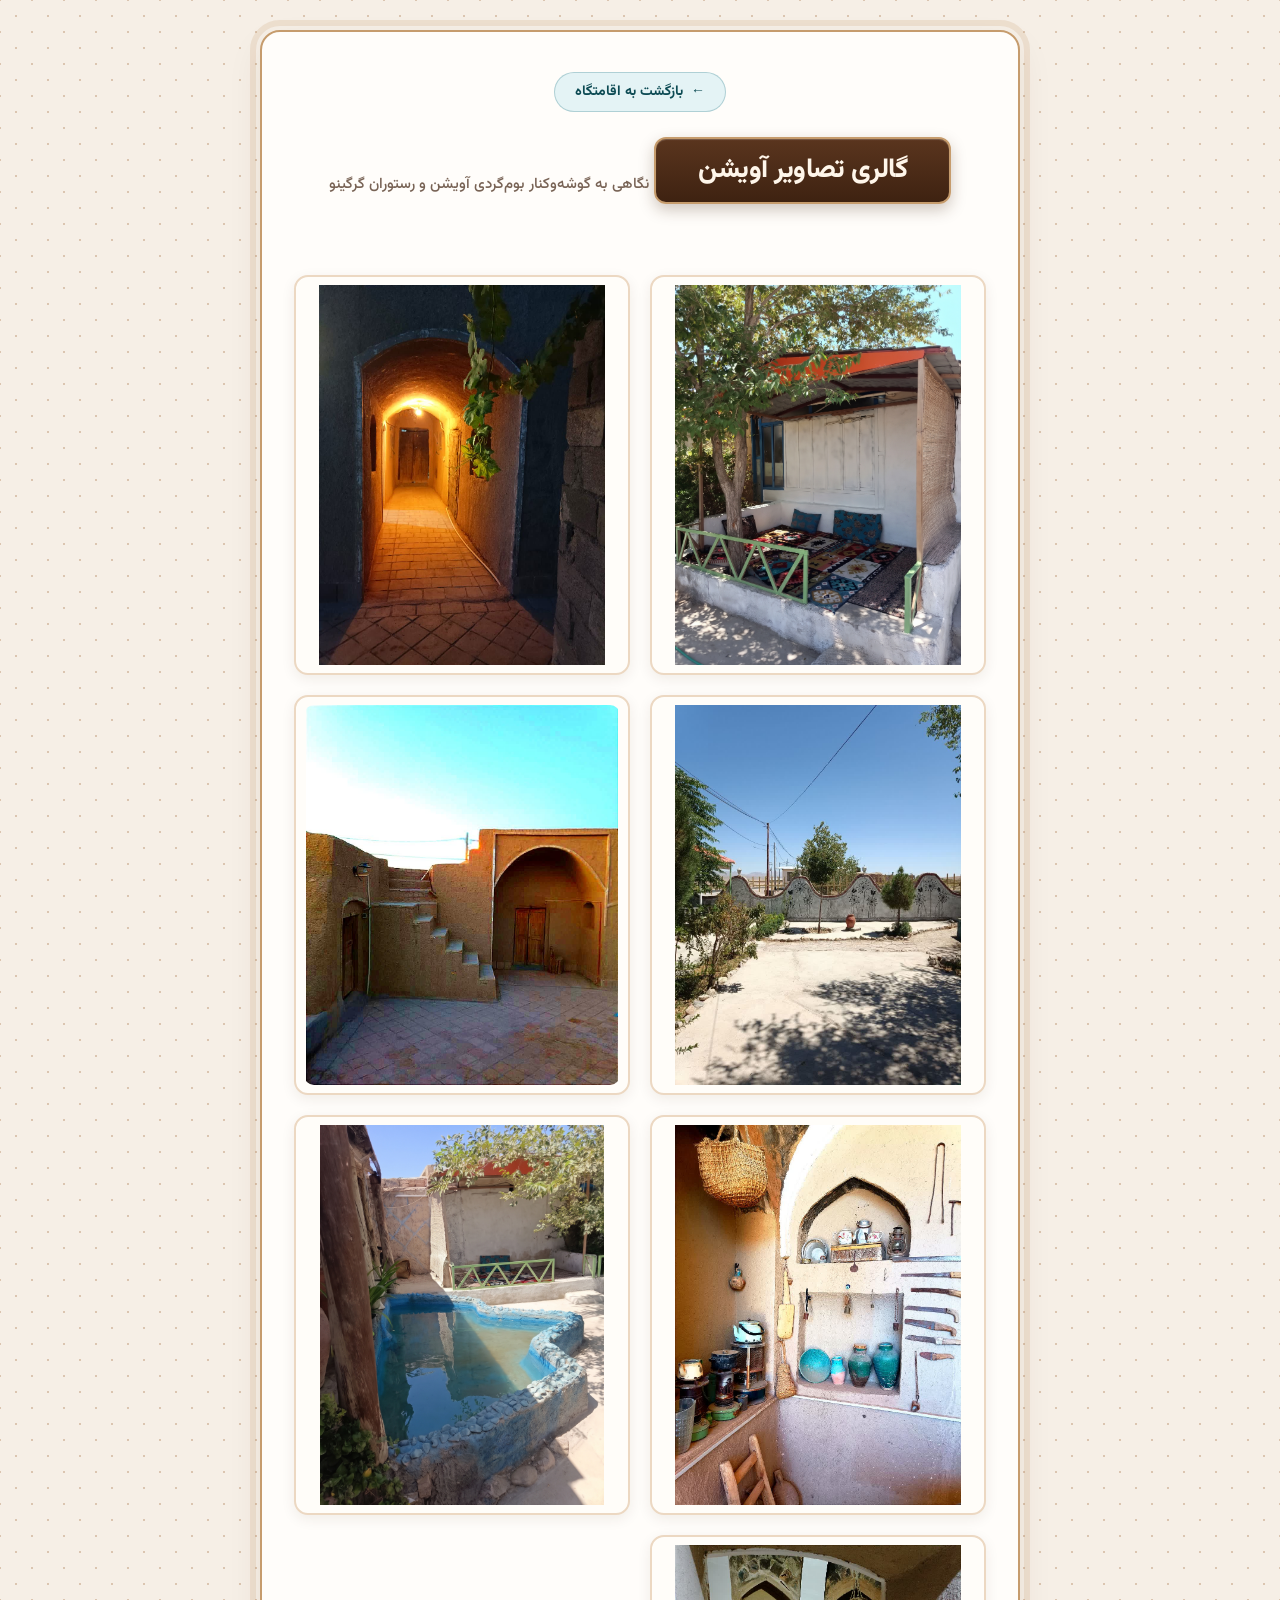
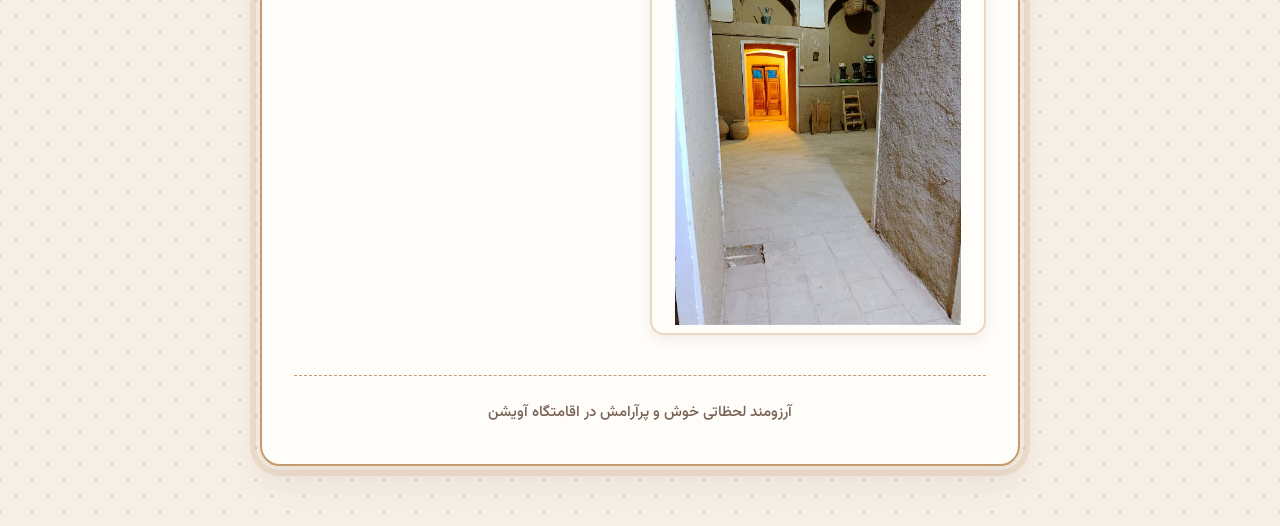
<file: gallery.html>
<!DOCTYPE html>
<html lang="fa" dir="rtl">
<head>
    <meta charset="UTF-8">
    <meta name="viewport" content="width=device-width, initial-scale=1.0">
    <title>گالری تصاویر - اقامتگاه بومگردی آویشن</title>
    <link rel="preconnect" href="https://fonts.googleapis.com">
    <link rel="preconnect" href="https://fonts.gstatic.com" crossorigin>
    <link href="https://fonts.googleapis.com/css2?family=Vazirmatn:wght@400;500;700;800&display=swap" rel="stylesheet">
    <link rel="stylesheet" href="css/style.css">
    <style>
        .gallery-grid {
            display: grid;
            grid-template-columns: repeat(auto-fit, minmax(280px, 1fr));
            gap: 20px;
            margin-top: 25px;
            margin-bottom: 30px;
        }

        .gallery-card {
            background: #fffdf9;
            border: 2px solid #ecd8c2;
            border-radius: 14px;
            overflow: hidden;
            box-shadow: 0 4px 14px rgba(62, 34, 17, 0.08);
            display: flex;
            align-items: center;
            justify-content: center;
            padding: 8px;
            transition: all 0.3s ease;
        }

        .gallery-card:hover {
            transform: translateY(-4px);
            border-color: #c69c6d;
            box-shadow: 0 8px 22px rgba(62, 34, 17, 0.15);
        }

        .gallery-card img {
            width: 100%;
            height: auto;
            max-height: 380px;
            object-fit: contain;
            display: block;
            border-radius: 10px;
        }
    </style>
</head>
<body class="menu-body">

    <main class="menu-card-wrapper">
        <nav class="top-nav">
            <a href="index.html" class="back-btn">
                <span>←</span>
                <span>بازگشت به اقامتگاه</span>
            </a>
        </nav>

        <header class="header-content">
            <div class="plaque-badge">
                <h1>گالری تصاویر آویشن</h1>
            </div>
            <div class="host-contact">
                <span class="host-label">نگاهی به گوشه‌وکنار بوم‌گردی  آویشن و رستوران گرگینو</span>
            </div>
        </header>

        <!-- گالری تصاویر جدید -->
        <div class="gallery-grid">
            <div class="gallery-card">
                <img src="fas.jpg" alt="تصویر اقامتگاه">
            </div>

            <div class="gallery-card">
                <img src="light.jpg" alt="تصویر اقامتگاه">
            </div>

            <div class="gallery-card">
                <img src="oli.jpg" alt="تصویر اقامتگاه">
            </div>

            <div class="gallery-card">
                <img src="req.jpg" alt="تصویر اقامتگاه">
            </div>

            <div class="gallery-card">
                <img src="taq.jpg" alt="تصویر اقامتگاه">
            </div>

            <div class="gallery-card">
                <img src="tas.jpg" alt="تصویر اقامتگاه">
            </div>

            <div class="gallery-card">
                <img src="toii.jpg" alt="تصویر اقامتگاه">
            </div>
        </div>

        <footer class="menu-footer">
            <p class="blessing-text">آرزومند لحظاتی خوش و پرآرامش در اقامتگاه آویشن</p>
        </footer>
    </main>

</body>
</html>
</file>
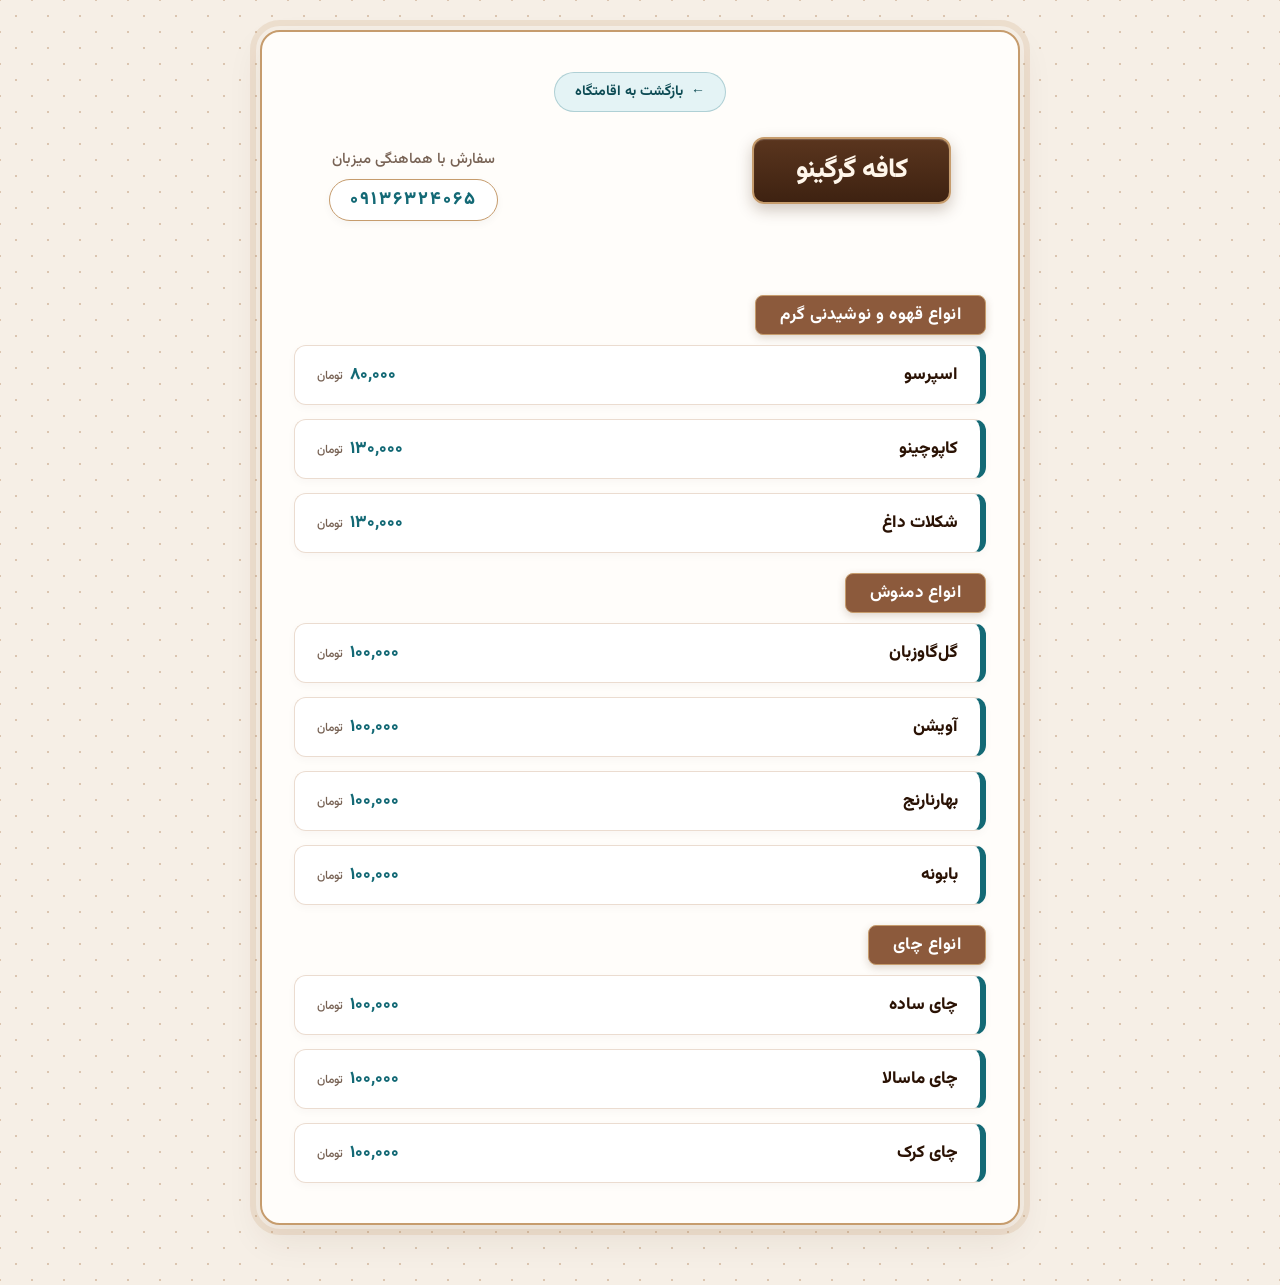
<file: menu-cafe.html>
<!DOCTYPE html>
<html lang="fa" dir="rtl">
<head>
    <meta charset="UTF-8">
    <meta name="viewport" content="width=device-width, initial-scale=1.0">
    <title>منوی کافه گرگینو - بومگردی آویشن</title>
    <link rel="preconnect" href="https://fonts.googleapis.com">
    <link rel="preconnect" href="https://fonts.gstatic.com" crossorigin>
    <link href="https://fonts.googleapis.com/css2?family=Vazirmatn:wght@400;500;700;800&display=swap" rel="stylesheet">
    <link rel="stylesheet" href="css/style.css">
</head>
<body class="menu-body">

    <main class="menu-card-wrapper">
        <nav class="top-nav">
            <a href="index.html" class="back-btn">
                <span>←</span>
                <span>بازگشت به اقامتگاه</span>
            </a>
        </nav>

        <header class="header-content">
            <div class="plaque-badge">
                <h1>کافه گرگینو</h1>
            </div>

            <div class="host-contact">
                <span class="host-label">سفارش با هماهنگی میزبان</span>
                <a href="tel:09136324065" class="phone-badge">۰۹۱۳۶۳۲۴۰۶۵</a>
            </div>
        </header>
        <div class="category-header">
            <div class="category-badge-frame">
                <h2>انواع قهوه و نوشیدنی گرم</h2>
            </div>
            <div class="category-line"></div>
        </div>

        <div class="food-list">
            <div class="food-rect-card">
                <div class="food-details">
                    <h3 class="food-title">اسپرسو</h3>
                </div>
                <div class="food-price-wrapper">
                    <span class="price-text">۸۰,۰۰۰</span>
                    <span class="price-currency">تومان</span>
                </div>
            </div>

            <div class="food-rect-card">
                <div class="food-details">
                    <h3 class="food-title">کاپوچینو</h3>
                </div>
                <div class="food-price-wrapper">
                    <span class="price-text">۱۳۰,۰۰۰</span>
                    <span class="price-currency">تومان</span>
                </div>
            </div>

            <div class="food-rect-card">
                <div class="food-details">
                    <h3 class="food-title">شکلات داغ</h3>
                </div>
                <div class="food-price-wrapper">
                    <span class="price-text">۱۳۰,۰۰۰</span>
                    <span class="price-currency">تومان</span>
                </div>
            </div>
        </div>
        <div class="category-header">
            <div class="category-badge-frame">
                <h2>انواع دمنوش</h2>
            </div>
            <div class="category-line"></div>
        </div>

        <div class="food-list">
            <div class="food-rect-card">
                <div class="food-details">
                    <h3 class="food-title">گل‌گاوزبان</h3>
                </div>
                <div class="food-price-wrapper">
                    <span class="price-text">۱۰۰,۰۰۰</span>
                    <span class="price-currency">تومان</span>
                </div>
            </div>

            <div class="food-rect-card">
                <div class="food-details">
                    <h3 class="food-title">آویشن</h3>
                </div>
                <div class="food-price-wrapper">
                    <span class="price-text">۱۰۰,۰۰۰</span>
                    <span class="price-currency">تومان</span>
                </div>
            </div>

            <div class="food-rect-card">
                <div class="food-details">
                    <h3 class="food-title">بهارنارنج</h3>
                </div>
                <div class="food-price-wrapper">
                    <span class="price-text">۱۰۰,۰۰۰</span>
                    <span class="price-currency">تومان</span>
                </div>
            </div>

            <div class="food-rect-card">
                <div class="food-details">
                    <h3 class="food-title">بابونه</h3>
                </div>
                <div class="food-price-wrapper">
                    <span class="price-text">۱۰۰,۰۰۰</span>
                    <span class="price-currency">تومان</span>
                </div>
            </div>
        </div>
        <div class="category-header">
            <div class="category-badge-frame">
                <h2>انواع چای</h2>
            </div>
            <div class="category-line"></div>
        </div>

        <div class="food-list">
            <div class="food-rect-card">
                <div class="food-details">
                    <h3 class="food-title">چای ساده</h3>
                </div>
                <div class="food-price-wrapper">
                    <span class="price-text">۱۰۰,۰۰۰</span>
                    <span class="price-currency">تومان</span>
                </div>
            </div>

            <div class="food-rect-card">
                <div class="food-details">
                    <h3 class="food-title">چای ماسالا</h3>
                </div>
                <div class="food-price-wrapper">
                    <span class="price-text">۱۰۰,۰۰۰</span>
                    <span class="price-currency">تومان</span>
                </div>
            </div>

            <div class="food-rect-card">
                <div class="food-details">
                    <h3 class="food-title">چای کرک</h3>
                </div>
                <div class="food-price-wrapper">
                    <span class="price-text">۱۰۰,۰۰۰</span>
                    <span class="price-currency">تومان</span>
                </div>
            </div>
        </div>

    </main>

</body>
</html>
</file>
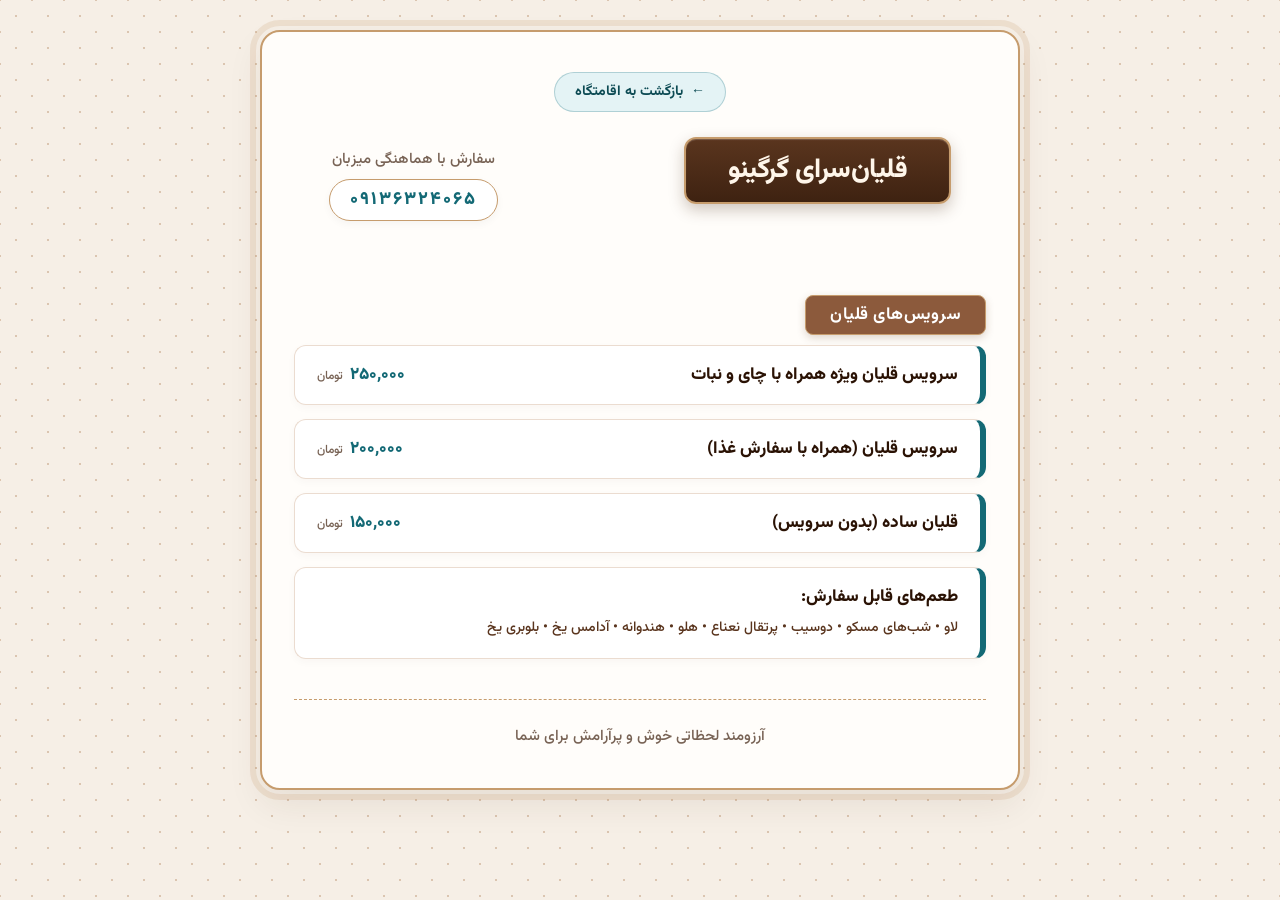
<file: menu-hookah.html>
<!DOCTYPE html>
<html lang="fa" dir="rtl">
<head>
    <meta charset="UTF-8">
    <meta name="viewport" content="width=device-width, initial-scale=1.0">
    <title>منوی قلیان‌سرا - بومگردی آویشن</title>
    <link rel="preconnect" href="https://fonts.googleapis.com">
    <link rel="preconnect" href="https://fonts.gstatic.com" crossorigin>
    <link href="https://fonts.googleapis.com/css2?family=Vazirmatn:wght@400;500;700;800&display=swap" rel="stylesheet">
    <link rel="stylesheet" href="css/style.css">
</head>
<body class="menu-body">

    <main class="menu-card-wrapper">
        <nav class="top-nav">
            <a href="index.html" class="back-btn">
                <span>←</span>
                <span>بازگشت به اقامتگاه</span>
            </a>
        </nav>

        <header class="header-content">
            <div class="plaque-badge">
                <h1>قلیان‌سرای گرگینو</h1>
            </div>

            <div class="host-contact">
                <span class="host-label">سفارش با هماهنگی میزبان</span>
                <a href="tel:09136324065" class="phone-badge">۰۹۱۳۶۳۲۴۰۶۵</a>
            </div>
        </header>
        <div class="category-header">
            <div class="category-badge-frame">
                <h2>سرویس‌های قلیان</h2>
            </div>
            <div class="category-line"></div>
        </div>

        <div class="food-list">
            <div class="food-rect-card">
                <div class="food-details">
                    <h3 class="food-title">سرویس قلیان ویژه همراه با چای و نبات</h3>
                </div>
                <div class="food-price-wrapper">
                    <span class="price-text">۲۵۰,۰۰۰</span>
                    <span class="price-currency">تومان</span>
                </div>
            </div>

            <div class="food-rect-card">
                <div class="food-details">
                    <h3 class="food-title">سرویس قلیان (همراه با سفارش غذا)</h3>
                </div>
                <div class="food-price-wrapper">
                    <span class="price-text">۲۰۰,۰۰۰</span>
                    <span class="price-currency">تومان</span>
                </div>
            </div>

            <div class="food-rect-card">
                <div class="food-details">
                    <h3 class="food-title">قلیان ساده (بدون سرویس)</h3>
                </div>
                <div class="food-price-wrapper">
                    <span class="price-text">۱۵۰,۰۰۰</span>
                    <span class="price-currency">تومان</span>
                </div>
            </div>
            <div class="food-rect-card" style="flex-direction: column; align-items: flex-start; gap: 10px;">
                <div class="food-details">
                    <h3 class="food-title">طعم‌های قابل سفارش:</h3>
                    <p class="food-desc" style="font-size: 14px; line-height: 2; color: #5a351e; font-weight: 500;">
                        لاو • شب‌های مسکو • دوسیب • پرتقال نعناع • هلو • هندوانه • آدامس یخ • بلوبری یخ
                    </p>
                </div>
            </div>
        </div>

        <footer class="menu-footer">
            <p class="blessing-text">آرزومند لحظاتی خوش و پرآرامش برای شما</p>
        </footer>
    </main>

</body>
</html>
</file>
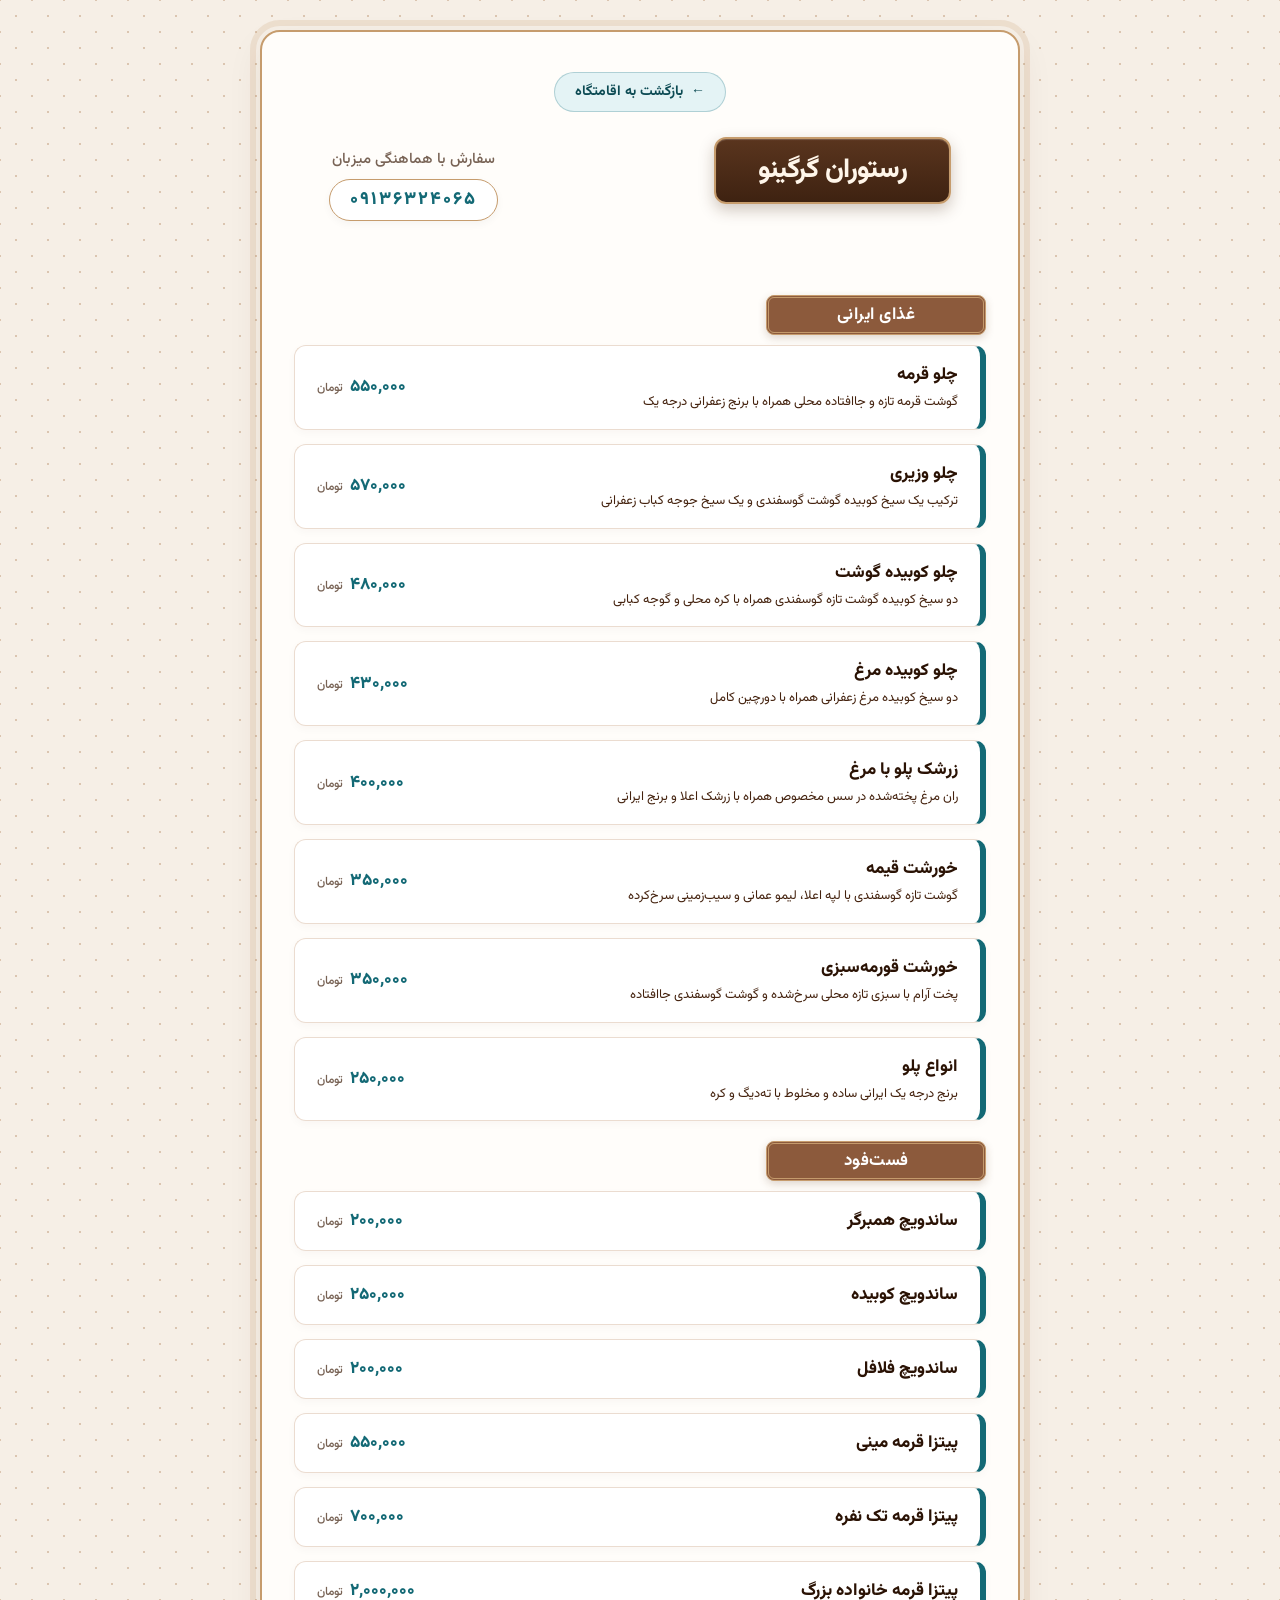
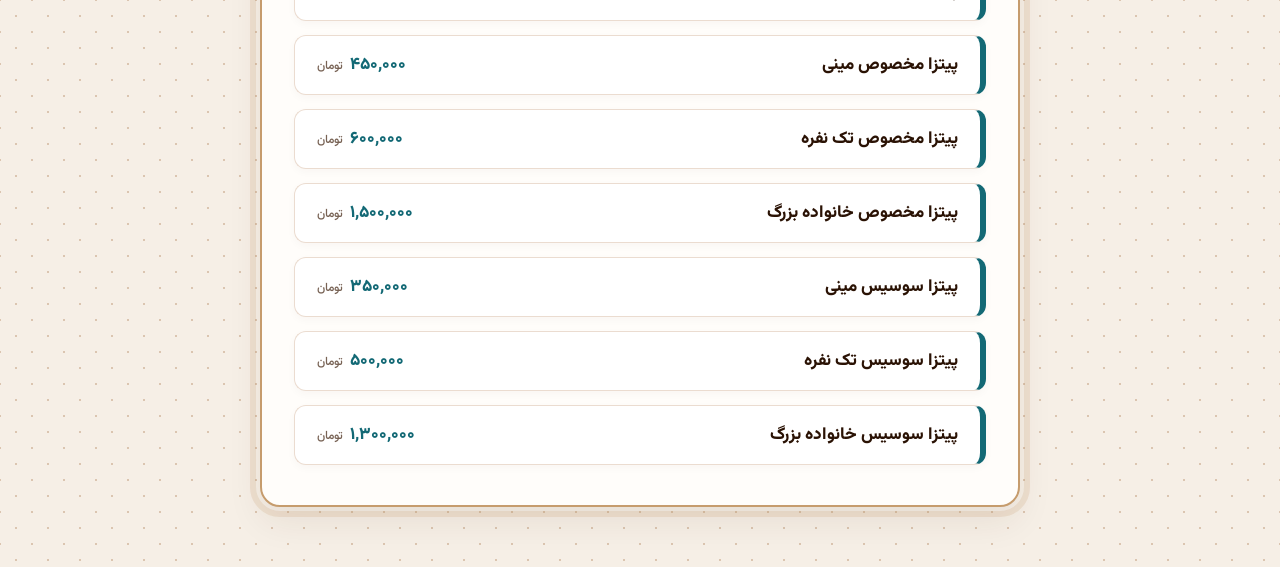
<file: menu-restaurant.html>
<!DOCTYPE html>
<html lang="fa" dir="rtl">
<head>
    <meta charset="UTF-8">
    <meta name="viewport" content="width=device-width, initial-scale=1.0">
    <title>منوی رستوران گرگینو - بومگردی آویشن</title>
    <link rel="preconnect" href="https://fonts.googleapis.com">
    <link rel="preconnect" href="https://fonts.gstatic.com" crossorigin>
    <link href="https://fonts.googleapis.com/css2?family=Vazirmatn:wght@400;500;700;800&display=swap" rel="stylesheet">
    <link rel="stylesheet" href="css/style.css">
</head>
<body class="menu-body">

    <main class="menu-card-wrapper">
        <nav class="top-nav">
            <a href="index.html" class="back-btn">
                <span>←</span>
                <span>بازگشت به اقامتگاه</span>
            </a>
        </nav>

        <header class="header-content">
            <div class="plaque-badge">
                <h1>رستوران گرگینو</h1>
            </div>

            <div class="host-contact">
                <span class="host-label">سفارش با هماهنگی میزبان</span>
                <a href="tel:09136324065" class="phone-badge">۰۹۱۳۶۳۲۴۰۶۵</a>
            </div>
        </header>
        <div class="category-header">
            <div class="antique-title-badge category-badge-frame">
                <h2>غذای ایرانی</h2>
            </div>
            <div class="category-line"></div>
        </div>

        <div class="food-list">
            <div class="food-rect-card">
                <div class="food-details">
                    <h3 class="food-title">چلو قرمه</h3>
                    <p class="food-desc">گوشت قرمه تازه و جاافتاده محلی همراه با برنج زعفرانی درجه یک</p>
                </div>
                <div class="food-price-wrapper">
                    <span class="price-text">۵۵۰,۰۰۰</span>
                    <span class="price-currency">تومان</span>
                </div>
            </div>

            <div class="food-rect-card">
                <div class="food-details">
                    <h3 class="food-title">چلو وزیری</h3>
                    <p class="food-desc">ترکیب یک سیخ کوبیده گوشت گوسفندی و یک سیخ جوجه کباب زعفرانی</p>
                </div>
                <div class="food-price-wrapper">
                    <span class="price-text">۵۷۰,۰۰۰</span>
                    <span class="price-currency">تومان</span>
                </div>
            </div>

            <div class="food-rect-card">
                <div class="food-details">
                    <h3 class="food-title">چلو کوبیده گوشت</h3>
                    <p class="food-desc">دو سیخ کوبیده گوشت تازه گوسفندی همراه با کره محلی و گوجه کبابی</p>
                </div>
                <div class="food-price-wrapper">
                    <span class="price-text">۴۸۰,۰۰۰</span>
                    <span class="price-currency">تومان</span>
                </div>
            </div>

            <div class="food-rect-card">
                <div class="food-details">
                    <h3 class="food-title">چلو کوبیده مرغ</h3>
                    <p class="food-desc">دو سیخ کوبیده مرغ زعفرانی همراه با دورچین کامل</p>
                </div>
                <div class="food-price-wrapper">
                    <span class="price-text">۴۳۰,۰۰۰</span>
                    <span class="price-currency">تومان</span>
                </div>
            </div>

            <div class="food-rect-card">
                <div class="food-details">
                    <h3 class="food-title">زرشک پلو با مرغ</h3>
                    <p class="food-desc">ران مرغ پخته‌شده در سس مخصوص همراه با زرشک اعلا و برنج ایرانی</p>
                </div>
                <div class="food-price-wrapper">
                    <span class="price-text">۴۰۰,۰۰۰</span>
                    <span class="price-currency">تومان</span>
                </div>
            </div>

            <div class="food-rect-card">
                <div class="food-details">
                    <h3 class="food-title">خورشت قیمه</h3>
                    <p class="food-desc">گوشت تازه گوسفندی با لپه اعلا، لیمو عمانی و سیب‌زمینی سرخ‌کرده</p>
                </div>
                <div class="food-price-wrapper">
                    <span class="price-text">۳۵۰,۰۰۰</span>
                    <span class="price-currency">تومان</span>
                </div>
            </div>

            <div class="food-rect-card">
                <div class="food-details">
                    <h3 class="food-title">خورشت قورمه‌سبزی</h3>
                    <p class="food-desc">پخت آرام با سبزی تازه محلی سرخ‌شده و گوشت گوسفندی جاافتاده</p>
                </div>
                <div class="food-price-wrapper">
                    <span class="price-text">۳۵۰,۰۰۰</span>
                    <span class="price-currency">تومان</span>
                </div>
            </div>

            <div class="food-rect-card">
                <div class="food-details">
                    <h3 class="food-title">انواع پلو</h3>
                    <p class="food-desc">برنج درجه یک ایرانی ساده و مخلوط با ته‌دیگ و کره</p>
                </div>
                <div class="food-price-wrapper">
                    <span class="price-text">۲۵۰,۰۰۰</span>
                    <span class="price-currency">تومان</span>
                </div>
            </div>
        </div>
        <div class="category-header">
            <div class="antique-title-badge category-badge-frame">
                <h2>فست‌فود</h2>
            </div>
            <div class="category-line"></div>
        </div>

        <div class="food-list">
            <div class="food-rect-card">
                <div class="food-details">
                    <h3 class="food-title">ساندویچ همبرگر</h3>
                </div>
                <div class="food-price-wrapper">
                    <span class="price-text">۲۰۰,۰۰۰</span>
                    <span class="price-currency">تومان</span>
                </div>
            </div>

            <div class="food-rect-card">
                <div class="food-details">
                    <h3 class="food-title">ساندویچ کوبیده</h3>
                </div>
                <div class="food-price-wrapper">
                    <span class="price-text">۲۵۰,۰۰۰</span>
                    <span class="price-currency">تومان</span>
                </div>
            </div>

            <div class="food-rect-card">
                <div class="food-details">
                    <h3 class="food-title">ساندویچ فلافل</h3>
                </div>
                <div class="food-price-wrapper">
                    <span class="price-text">۲۰۰,۰۰۰</span>
                    <span class="price-currency">تومان</span>
                </div>
            </div>

            <div class="food-rect-card">
                <div class="food-details">
                    <h3 class="food-title">پیتزا قرمه مینی</h3>
                </div>
                <div class="food-price-wrapper">
                    <span class="price-text">۵۵۰,۰۰۰</span>
                    <span class="price-currency">تومان</span>
                </div>
            </div>

            <div class="food-rect-card">
                <div class="food-details">
                    <h3 class="food-title">پیتزا قرمه تک نفره</h3>
                </div>
                <div class="food-price-wrapper">
                    <span class="price-text">۷۰۰,۰۰۰</span>
                    <span class="price-currency">تومان</span>
                </div>
            </div>

            <div class="food-rect-card">
                <div class="food-details">
                    <h3 class="food-title">پیتزا قرمه خانواده بزرگ</h3>
                </div>
                <div class="food-price-wrapper">
                    <span class="price-text">۲,۰۰۰,۰۰۰</span>
                     <span class="price-currency">تومان</span>
                </div>
            </div>

            <div class="food-rect-card">
                <div class="food-details">
                    <h3 class="food-title">پیتزا مخصوص مینی</h3>
                </div>
                <div class="food-price-wrapper">
                    <span class="price-text">۴۵۰,۰۰۰</span>
                    <span class="price-currency">تومان</span>
                </div>
            </div>

            <div class="food-rect-card">
                <div class="food-details">
                    <h3 class="food-title">پیتزا مخصوص تک نفره</h3>
                </div>
                <div class="food-price-wrapper">
                    <span class="price-text">۶۰۰,۰۰۰</span>
                    <span class="price-currency">تومان</span>
                </div>
            </div>

            <div class="food-rect-card">
                <div class="food-details">
                    <h3 class="food-title">پیتزا مخصوص خانواده بزرگ</h3>
                </div>
                <div class="food-price-wrapper">
                    <span class="price-text">۱,۵۰۰,۰۰۰</span>
                    <span class="price-currency">تومان</span>
                </div>
            </div>

            <div class="food-rect-card">
                <div class="food-details">
                    <h3 class="food-title">پیتزا سوسیس مینی</h3>
                </div>
                <div class="food-price-wrapper">
                    <span class="price-text">۳۵۰,۰۰۰</span>
                    <span class="price-currency">تومان</span>
                </div>
            </div>

            <div class="food-rect-card">
                <div class="food-details">
                    <h3 class="food-title">پیتزا سوسیس تک‌ نفره</h3>
                </div>
                <div class="food-price-wrapper">
                    <span class="price-text">۵۰۰,۰۰۰</span>
                    <span class="price-currency">تومان</span>
                </div>
            </div>

            <div class="food-rect-card">
                <div class="food-details">
                    <h3 class="food-title">پیتزا سوسیس خانواده بزرگ</h3>
                </div>
                <div class="food-price-wrapper">
                    <span class="price-text">۱,۳۰۰,۰۰۰</span>
                     <span class="price-currency">تومان</span>
                </div>
            </div>
        </div>
    </main>

</body>
</html>
</file>
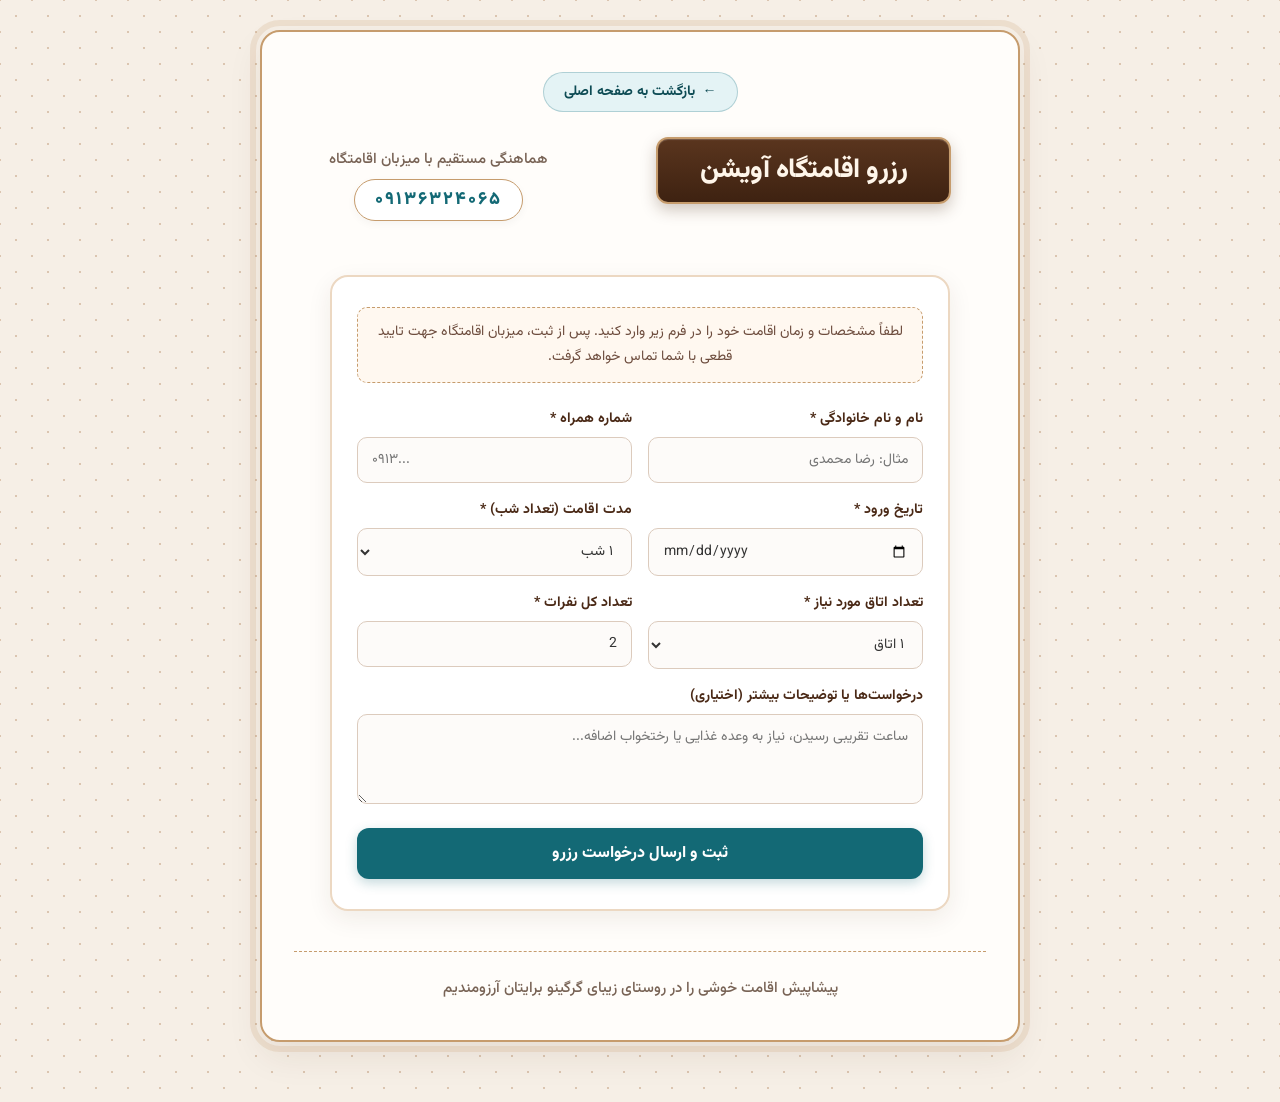
<file: reserve.html>
<!DOCTYPE html>
<html lang="fa" dir="rtl">
<head>
    <meta charset="UTF-8">
    <meta name="viewport" content="width=device-width, initial-scale=1.0">
    <title>درخواست رزرو اقامتگاه - بومگردی آویشن</title>
    <link rel="preconnect" href="https://fonts.googleapis.com">
    <link rel="preconnect" href="https://fonts.gstatic.com" crossorigin>
    <link href="https://fonts.googleapis.com/css2?family=Vazirmatn:wght@400;500;700;800&display=swap" rel="stylesheet">
    <link rel="stylesheet" href="css/style.css">
</head>
<body class="menu-body">

    <main class="menu-card-wrapper">
        <nav class="top-nav">
            <a href="index.html" class="back-btn">
                <span>←</span>
                <span>بازگشت به صفحه اصلی</span>
            </a>
        </nav>

        <header class="header-content">
            <div class="plaque-badge">
                <h1>رزرو اقامتگاه آویشن</h1>
            </div>
            <div class="host-contact">
                <span class="host-label">هماهنگی مستقیم با میزبان اقامتگاه</span>
                <a href="tel:09136324065" class="phone-badge">۰۹۱۳۶۳۲۴۰۶۵</a>
            </div>
        </header>

        <div class="reserve-box">
            <p class="reserve-intro">
                لطفاً مشخصات و زمان اقامت خود را در فرم زیر وارد کنید. پس از ثبت، میزبان اقامتگاه جهت تایید قطعی با شما تماس خواهد گرفت.
            </p>

            <form action="save_reservation.php" method="POST" class="reserve-form">
                <div class="form-grid">
                    <div>
                        <label for="fullname">نام و نام خانوادگی *</label>
                        <input type="text" id="fullname" name="fullname" required placeholder="مثال: رضا محمدی">
                    </div>

                    <div>
                        <label for="phone">شماره همراه *</label>
                        <input type="tel" id="phone" name="phone" required placeholder="۰۹۱۳..." dir="ltr">
                    </div>

                    <div>
                        <label for="check_in">تاریخ ورود *</label>
                        <input type="date" id="check_in" name="check_in" required>
                    </div>

                    <div>
                        <label for="stay_duration">مدت اقامت (تعداد شب) *</label>
                        <select id="stay_duration" name="stay_duration">
                            <option value="1">۱ شب</option>
                            <option value="2">۲ شب</option>
                            <option value="3">۳ شب</option>
                            <option value="4">۴ شب</option>
                            <option value="5_plus">۵ شب یا بیشتر</option>
                        </select>
                    </div>

                    <div>
                        <label for="room_count">تعداد اتاق مورد نیاز *</label>
                        <select id="room_count" name="room_count">
                            <option value="1">۱ اتاق</option>
                            <option value="2">۲ اتاق</option>
                            <option value="3">۳ اتاق</option>
                            <option value="all">دربست کامل اقامتگاه</option>
                        </select>
                    </div>

                    <div>
                        <label for="guests_count">تعداد کل نفرات *</label>
                        <input type="number" id="guests_count" name="guests_count" min="1" max="30" value="2" required>
                    </div>

                    <div class="form-group-full">
                        <label for="notes">درخواست‌ها یا توضیحات بیشتر (اختیاری)</label>
                        <textarea id="notes" name="notes" rows="3" placeholder="ساعت تقریبی رسیدن، نیاز به وعده غذایی یا رختخواب اضافه..."></textarea>
                    </div>
                </div>

                <button type="submit" class="submit-reserve-btn">ثبت و ارسال درخواست رزرو</button>
            </form>
        </div>

        <footer class="menu-footer">
            <p class="blessing-text">پیشاپیش اقامت خوشی را در روستای زیبای گرگینو برایتان آرزومندیم</p>
        </footer>
    </main>

</body>
</html>
</file>
<file: css/style.css>
body {
    min-height: 100vh;
    margin: 0;
    padding: 0;
    font-family: 'IranNastaliq', Tahoma, sans-serif;
    background-color: #f5ece1;
    background-image: 
        linear-gradient(rgba(245, 236, 225, 0.87), rgba(245, 236, 225, 0.87)),
        url('../bak.jpg'); 
    background-repeat: repeat;
    background-size: 380px;
}
* {
    box-sizing: border-box;
    margin: 0;
    padding: 0;
}
body {
    min-height: 100vh;
    font-family: Tahoma, 'Segoe UI', sans-serif;
    background-color: #f7ede2;
   
}
.site-header {
    width: 100%;
    padding-top: 25px;
}
.header-content {
    display: flex;
    justify-content: space-between;
    align-items: center;
    max-width: 1200px;
    margin: 0 auto;
    padding: 0 35px 18px 35px;
}
.brand-title {
    display: flex;
    flex-direction: column;
    text-align: right;
    gap: 14px;
}
.brand-title h1 {
    font-family: 'IranNastaliq', 'Noto Nastaliq Urdu', 'Nastaliq', serif;
    font-size: 34px;
    font-weight: 900;
    color: #431d10;
    line-height: 1.2;
}
.brand-title .sub-brand {
    font-family: 'IranNastaliq', 'Noto Nastaliq Urdu', 'Nastaliq', serif;
    font-size: 15px;
    font-weight: 600;
    color: #8b5e3c;
    letter-spacing: 0.5px;
}
.header-action {
    display: flex;
    align-items: center;
}
.btn-reserve {
    display: inline-block;
    text-decoration: none;
    background-color: #1f6b75; 
    color: #ffffff;
    font-size: 14px;
    font-weight: bold;
    padding: 9px 24px;
    border-radius: 25px;
    box-shadow: 0 4px 12px rgba(31, 107, 117, 0.25);
    transition: all 0.25s ease;
}
.btn-reserve:hover {
    background-color: #164f57;
    transform: translateY(-2px);
    box-shadow: 0 6px 16px rgba(31, 107, 117, 0.35);
}
.header-divider {
    width: 92%;
    max-width: 1200px;
    height: 1.5px;
    margin: 0 auto;
    background: linear-gradient(
        90deg,
        transparent 0%,
        rgba(139, 94, 60, 0.2) 15%,
        #8b5e3c 50%,
        rgba(139, 94, 60, 0.2) 85%,
        transparent 100%
    );
}
@media (max-width: 600px) {
    .header-content {
        padding: 0 20px 14px 20px;
    }
    .brand-title h1 {
        font-size: 20px;
    }
    .brand-title .sub-brand {
        font-size: 13px;
    }
    .btn-reserve {
        padding: 7px 18px;
        font-size: 13px;
    }
}
.btn-reserve.tile-badge {
    position: relative;
    display: inline-flex;
    align-items: center;
    justify-content: center;
    text-decoration: none;
    padding: 8px 24px;
    border-radius: 12px;
    background-color: #175e67;
    background-image: 
        radial-gradient(circle at 50% 50%, rgba(255, 255, 255, 0.12) 1px, transparent 1px),
        url("data:image/svg+xml,%3Csvg width='24' height='24' viewBox='0 0 24 24' xmlns='http://www.w3.org/2000/svg'%3E%3Cpath d='M12 0L24 12L12 24L0 12Z' fill='none' stroke='%2338b2ac' stroke-width='0.6' stroke-opacity='0.35'/%3E%3Ccircle cx='12' cy='12' r='3' fill='none' stroke='%23ecc94b' stroke-width='0.5' stroke-opacity='0.3'/%3E%3C/svg%3E");
    background-size: 8px 8px, 18px 18px;
    border: 2px solid #23828d;
    outline: 2px solid #c89d58; 
    outline-offset: -5px;
    box-shadow: 
        0 4px 14px rgba(23, 94, 103, 0.35),
        inset 0 1px 2px rgba(255, 255, 255, 0.25);

    transition: all 0.3s ease;
    cursor: pointer;
}
.btn-reserve.tile-badge .btn-text {
    font-family: 'IranNastaliq', 'Noto Nastaliq Urdu', 'Nastaliq', serif;
    position: relative;
    align-items: center;
    justify-content: center;
    padding: 5px 10px;
    z-index: 2;
    color: #fdfbf7;
    font-size: 14px;
    font-weight: 800;
    letter-spacing: 0.3px;
    text-shadow: 0 1px 3px rgba(0, 0, 0, 0.4);
}
.btn-reserve.tile-badge:hover {
    transform: translateY(-2px);
    background-color: #1a6d77;
    border-color: #2eb4c4;
    outline-color: #e5b869;
    box-shadow: 
        0 8px 20px rgba(23, 94, 103, 0.45),
        inset 0 1px 4px rgba(255, 255, 255, 0.35);
}
.slogan-container {
    display: flex;
    align-items: center;
    justify-content: center;
    gap: 16px;
    max-width: 600px;
    margin: 35px auto 0 auto;
    padding: 0 20px;
}
.slogan-text {
    font-family: 'IranNastaliq', 'Noto Nastaliq Urdu', 'Nastaliq', serif;
    font-size: 24px;
    font-weight: normal;
    color: #5c3826;
    white-space: nowrap;
    line-height: 2;
    text-shadow: 0 1px 2px rgba(255, 255, 255, 0.6);
}
.fade-rule {
    flex: 1;
    height: 1px;
    background: linear-gradient(
        90deg,
        transparent 0%,
        #8b5e3c 50%,
        transparent 100%
    );
    opacity: 0.7;
}
.arch-card-wrapper {
    display: flex;
    justify-content: center;
    padding: 35px 20px 60px;
}
.persian-portal-card {
    width: 100%;
    max-width: 820px;
    background-color: #f5ece1;
    background-image: 
        linear-gradient(rgba(245, 236, 225, 0.95), rgba(245, 236, 225, 0.95)), 
        url('../thyme-pattern.png'); 
    background-size: cover, 320px;
    background-repeat: no-repeat, repeat;
    
    border: 3px solid #dfcfbc;
    border-radius: 18px;
    padding: 18px;
    box-shadow: 0 16px 40px rgba(92, 56, 38, 0.14);
    display: flex;
    flex-direction: column;
    gap: 16px;
    position: relative;
}
.brick-portal {
    position: relative;
    width: 100%;
    background-color: #a8583c;
    background-image: 
        linear-gradient(rgba(0,0,0,0.06), rgba(0,0,0,0.12)),
        url("data:image/svg+xml,%3Csvg width='36' height='18' viewBox='0 0 36 18' xmlns='http://www.w3.org/2000/svg'%3E%3Cpath d='M0 0h36v18H0z' fill='%23a8583c'/%3E%3Cpath d='M0 0h36v2H0zM0 9h36v2H0zM18 0v9M0 9v9M36 9v9M18 9v9' stroke='%23f0c1a8' stroke-width='1.4' stroke-opacity='0.6' fill='none'/%3E%3C/svg%3E");
    background-size: auto, 36px 18px;
    padding: 24px 24px 0 24px;
    border-radius: 10px;
    border: 2px solid #8c4228;
    overflow: hidden;
}
.arch-window {
    width: 100%;
    height: 580px; 
    border-radius: 240px 240px 0 0; 
    overflow: hidden;
    border: 4px solid #fdfbf7;
    border-bottom: none;
    box-shadow: 0 -2px 10px rgba(0, 0, 0, 0.22);
    background-color: #e8d9c7;
}
.arch-window img {
    width: 100%;
    height: 100%;
    object-fit: cover;
    display: block;
    transition: transform 0.45s ease;
}

.persian-portal-card:hover .arch-window img {
    transform: scale(1.03);
}
.badge-single {
    width: 100%;
    background: linear-gradient(180deg, #1e7b88 0%, #155e68 100%);
    border: 2px solid #2da6b5;
    border-radius: 10px;
    padding: 10px 20px;
    text-align: center;
    box-shadow: 0 4px 12px rgba(0, 0, 0, 0.14);
}
.badge-single h3 {
    margin: 0;
    color: #ffffff;
    font-family: 'IranNastaliq', 'Noto Nastaliq Urdu', 'Nastaliq', serif;
    font-size: 25px; 
    font-weight: normal;
    line-height: 1.8;
    text-shadow: 0 1px 3px rgba(0, 0, 0, 0.4);
}
.badge-duo {
    width: 100% !important;
    display: block !important;
    margin-top: 15px !important;
    background: #07555f !important;
    border: 2px solid #1a8391 !important;
    border-radius: 10px !important;
    box-shadow: 0 4px 12px rgba(0, 0, 0, 0.15) !important;
    overflow: hidden !important;
}
.badge-title-cyan {
    color: #ffffff !important;
    padding: 12px 18px !important;
    font-size: 15px !important;
    line-height: 1.8 !important;
    text-align: center !important;
    display: block !important;
    margin: 0 !important;
}
.twin-cards-container {
    display: flex;
    flex-wrap: wrap;
    justify-content: center;
    gap: 150px;
    max-width: 1360px;
    margin: 10px auto 40px;
    padding: 0 10px;
}
.twin-cards-container .persian-portal-card {
    flex: 1 1 450px;
    max-width: 580px;
}
.brick-portal.turquoise-tile-frame {
    background-color: #155e68;
    background-image: 
        radial-gradient(circle at 50% 50%, rgba(255, 255, 255, 0.15) 1.5px, transparent 1.5px),
        url("data:image/svg+xml,%3Csvg width='30' height='30' viewBox='0 0 30 30' xmlns='http://www.w3.org/2000/svg'%3E%3Cpath d='M15 0L30 15L15 30L0 15Z' fill='%23196f7b' stroke='%234fd1c5' stroke-width='0.8' stroke-opacity='0.45'/%3E%3Ccircle cx='15' cy='15' r='4' fill='none' stroke='%23ecc94b' stroke-width='0.7' stroke-opacity='0.55'/%3E%3C/svg%3E");
    background-size: 10px 10px, 24px 24px;
    border: 2px solid #288c99;
    box-shadow: inset 0 0 15px rgba(10, 45, 50, 0.45);
}
.badge-duo.tile-badge-bar {
    background: linear-gradient(180deg, #673520 0%, #5d3721 100%) !important;
    border: 1.5px solid #38b2ac !important;
    outline: 1.5px solid #c89d58;
    outline-offset: -3px;
}
.antique-title-badge {
    width: fit-content;
    min-width: 220px;
    margin: 14px auto 10px auto; 
    padding: 6px 26px;
    background: linear-gradient(180deg, #613921 0%, #442512 100%);
    border: 1.5px solid #825032;
    outline: 1.5px solid #c49a6c; 
    outline-offset: -3px;
    border-radius: 8px;
    box-shadow: 
        0 4px 10px rgba(45, 23, 10, 0.25),
        inset 0 1px 1px rgba(255, 255, 255, 0.15);
    text-align: center;
}
.antique-title-badge h3 {
    margin: 0;
    color: #fbedd9;
    font-family: 'IranNastaliq', Tahoma, sans-serif;
    font-size: 26px;
    font-weight: normal;
    line-height: 1.7;
    text-shadow: 1px 1px 3px rgba(0, 0, 0, 0.6);
}
.restaurant-action-single {
    width: 100%;
    display: flex;
    justify-content: center;
    margin-top: 8px;
}
.action-tile-btn {
    background: linear-gradient(180deg, #1e7b88 0%, #155e68 100%);
    border: 1.5px solid #2da6b5;
    border-radius: 8px;
    padding: 11px 14px;
    text-align: center;
    text-decoration: none;
    box-shadow: 0 3px 8px rgba(0, 0, 0, 0.14);
    display: flex;
    align-items: center;
    justify-content: center;
    transition: all 0.25s ease;
    cursor: pointer;
}
.restaurant-action-single .action-tile-btn {
    display: inline-flex !important;
    align-items: center !important;
    justify-content: center !important;
    text-decoration: none !important;
    width: auto !important;
    min-width: 150px !important;
    padding: 10px 22px !important;
    background: linear-gradient(180deg, #1e7b88 0%, #155e68 100%) !important;
    border: 1.5px solid #2da6b5 !important;
    border-radius: 8px !important;
    box-shadow: 0 3px 8px rgba(0, 0, 0, 0.15) !important;
    transition: all 0.25s ease !important;
}
.action-tile-btn span {
    color: #ffffff;
    font-size: 15px;
    font-weight: 600;
    letter-spacing: 0.3px;
    text-shadow: 0 1px 2px rgba(0, 0, 0, 0.35);
}
.action-tile-btn:hover {
    background: linear-gradient(180deg, #2596a5 0%, #1a6d79 100%);
    border-color: #4fd1c5;
    transform: translateY(-2px);
    box-shadow: 0 6px 14px rgba(0, 0, 0, 0.22);
}
.twin-cards-container {
    display: flex;
    flex-wrap: wrap;
    justify-content: center;
    column-gap: 60px;
    row-gap: 20px; 
    max-width: 1350px;
    margin: 40px auto 80px;
    padding: 0 25px;
}
body.menu-body {
    background-color: #f6efe6;
    background-image: 
        radial-gradient(#dbc5b0 0.8px, transparent 0.8px),
        radial-gradient(#dbc5b0 0.8px, #f6efe6 0.8px);
    background-size: 32px 32px;
    background-position: 0 0, 16px 16px;
    font-family: 'Vazirmatn', Tahoma, sans-serif;
    color: #3c2415;
    padding: 30px 16px 60px;
    min-height: 100vh;
    direction: rtl;
    display: flex;
    justify-content: center;
    align-items: flex-start;
}

.menu-card-wrapper {
    width: 100%;
    max-width: 760px;
    background: #fffdfa;
    border: 2px solid #c69c6d;
    outline: 6px solid rgba(198, 156, 109, 0.2);
    outline-offset: 4px;
    border-radius: 20px;
    padding: 40px 32px;
    box-shadow: 0 15px 35px rgba(62, 34, 17, 0.08);
    position: relative;
}

.top-nav {
    display: flex;
    justify-content: center;
    margin-bottom: 25px;
}

.back-btn {
    display: inline-flex;
    align-items: center;
    gap: 8px;
    color: #0d4b54;
    background: #e4f3f5;
    border: 1px solid rgba(19, 105, 117, 0.25);
    padding: 8px 20px;
    border-radius: 25px;
    text-decoration: none;
    font-size: 14px;
    font-weight: 700;
    transition: all 0.25s ease;
}

.back-btn:hover {
    background: #136975;
    color: #ffffff;
    transform: translateY(-2px);
    box-shadow: 0 4px 10px rgba(19, 105, 117, 0.25);
}

.header-content {
    text-align: center;
    margin-bottom: 35px;
}

.plaque-badge {
    display: inline-block;
    background: linear-gradient(180deg, #5a351e 0%, #3e2211 100%);
    border: 2px solid #c69c6d;
    box-shadow: 0 6px 15px rgba(62, 34, 17, 0.25), inset 0 1px 1px rgba(255, 255, 255, 0.2);
    border-radius: 12px;
    padding: 10px 42px;
    margin-bottom: 18px;
}

.plaque-badge h1 {
    color: #fff6ea;
    font-size: 27px;
    font-weight: 800;
    letter-spacing: -0.5px;
}

.host-contact {
    display: flex;
    flex-direction: column;
    align-items: center;
    gap: 8px;
    margin-top: 10px;
}

.host-label {
    font-size: 15px;
    font-weight: 500;
    color: #786355;
}

.phone-badge {
    display: inline-flex;
    align-items: center;
    direction: ltr;
    font-family: 'Vazirmatn', sans-serif;
    font-size: 18px;
    font-weight: 800;
    letter-spacing: 2px;
    color: #136975;
    background: #ffffff;
    padding: 6px 20px;
    border-radius: 30px;
    border: 1.5px solid #c69c6d;
    text-decoration: none;
    box-shadow: 0 3px 8px rgba(0, 0, 0, 0.04);
    transition: all 0.25s ease;
}

.phone-badge:hover {
    background: #136975;
    color: #ffffff;
    border-color: #136975;
    box-shadow: 0 4px 12px rgba(19, 105, 117, 0.25);
    transform: scale(1.03);
}

.food-list {
    display: flex;
    flex-direction: column;
    gap: 14px;
}

.food-rect-card {
    display: flex;
    justify-content: space-between;
    align-items: center;
    background: #ffffff;
    border: 1.5px solid #ebdcd0;
    border-right: 6px solid #136975;
    border-radius: 12px;
    padding: 16px 22px;
    box-shadow: 0 3px 8px rgba(62, 34, 17, 0.03);
    transition: all 0.25s ease;
}

.food-rect-card:hover {
    transform: translateX(-4px);
    border-right-color: #8f3d1b;
    box-shadow: 0 6px 16px rgba(62, 34, 17, 0.08);
    border-color: #c69c6d;
}

.food-details {
    display: flex;
    flex-direction: column;
    gap: 4px;
    text-align: right;
}

.food-title {
    font-size: 17px;
    font-weight: 800;
    color: #2a1204;
}

.food-desc {
    font-size: 13px;
    color: #44220e;
    line-height: 1.6;
}

.food-price-wrapper {
    padding-right: 20px;
    white-space: nowrap;
}

.price-text {
    font-size: 17px;
    font-weight: 800;
    color: #136975;
}

.price-currency {
    font-size: 12px;
    font-weight: 500;
    color: #786355;
    margin-right: 3px;
}

.menu-footer {
    margin-top: 40px;
    padding-top: 25px;
    border-top: 1px dashed #c69c6d;
    text-align: center;
}

.blessing-text {
    font-size: 15px;
    color: #786355;
    font-weight: 500;
}

@media (max-width: 600px) {
    .menu-card-wrapper {
        padding: 25px 16px;
    }

    .plaque-badge {
        padding: 8px 24px;
    }

    .plaque-badge h1 {
        font-size: 21px;
    }

    .food-rect-card {
        flex-direction: column;
        align-items: flex-start;
        gap: 12px;
        padding: 14px 16px;
    }

    .food-price-wrapper {
        padding-right: 0;
        align-self: flex-end;
    }
}
.category-badge-frame {
    background: #8c5a3c !important; 
    border: 1.5px solid #c69c6d !important;
    border-radius: 8px !important;
    padding: 6px 24px !important;
    display: inline-block !important;
    box-shadow: 0 3px 8px rgba(90, 53, 30, 0.2) !important;
    margin: 20px 0 10px !important;
}

.category-badge-frame h2 {
    color: #ffffff !important; 
    font-size: 17px !important;
    font-weight: 700 !important;
    margin: 0 !important;
    letter-spacing: 0.5px !important;
}
.resort-footer-card {
    max-width: 760px;
    margin: 40px auto 25px;
    background: linear-gradient(180deg, #5a351e 0%, #3e2211 100%);
    border: 2px solid #c69c6d;
    outline: 5px solid rgba(198, 156, 109, 0.25);
    outline-offset: 3px;
    border-radius: 16px;
    padding: 28px 24px;
    color: #fff6ea;
    box-shadow: 0 10px 25px rgba(62, 34, 17, 0.25);
    text-align: center;
    box-sizing: border-box;
}

.footer-title-badge h3 {
    display: inline-block;
    background: #8c5a3c;
    color: #ffffff;
    font-size: 17px;
    font-weight: 700;
    padding: 6px 26px;
    border-radius: 8px;
    border: 1px solid #c69c6d;
    margin: 0 0 20px 0;
}

.footer-content {
    display: flex;
    flex-direction: column;
    gap: 16px;
    align-items: center;
}

.footer-item {
    display: flex;
    flex-direction: column;
    gap: 6px;
}

.footer-label {
    font-size: 14px;
    color: #dfcfbc;
    font-weight: bold;
}

.footer-text {
    margin: 0;
    font-size: 15px;
    line-height: 1.8;
    color: #ffffff;
}

.footer-phone-link {
    display: inline-block;
    color: #e4f3f5;
    background: rgba(19, 105, 117, 0.7);
    border: 1px solid #c69c6d;
    direction: ltr;
    font-size: 18px;
    font-weight: 800;
    letter-spacing: 2px;
    padding: 6px 20px;
    border-radius: 25px;
    text-decoration: none;
    transition: all 0.25s ease;
    margin-top: 4px;
}

.footer-phone-link:hover {
    background: #136975;
    color: #ffffff;
    transform: scale(1.04);
}

.footer-badges-row {
    display: flex;
    gap: 10px;
    flex-wrap: wrap;
    justify-content: center;
    margin-top: 5px;
}

.mini-chip {
    background: rgba(255, 255, 255, 0.1);
    border: 1px solid rgba(198, 156, 109, 0.4);
    padding: 4px 12px;
    border-radius: 14px;
    font-size: 13px;
    color: #fbedd9;
}

.footer-actions {
    display: flex;
    gap: 12px;
    margin-top: 10px;
    flex-wrap: wrap;
    justify-content: center;
}

.footer-action-btn {
    text-decoration: none;
    font-size: 14px;
    font-weight: bold;
    padding: 8px 22px;
    border-radius: 20px;
    transition: all 0.25s ease;
}

.call-btn {
    background: #c69c6d;
    color: #3e2211;
}

.call-btn:hover {
    background: #dfcfbc;
}

.map-btn {
    background: transparent;
    color: #ffffff;
    border: 1.5px solid #c69c6d;
}

.map-btn:hover {
    background: rgba(198, 156, 109, 0.2);
}
.gallery-btn {
    background: #136975;
    color: #ffffff;
    border: 1.5px solid #c69c6d;
}

.gallery-btn:hover {
    background: #0d4b54;
    color: #ffffff;
    transform: scale(1.04);
}
.reserve-box {
    max-width: 620px;
    margin: 25px auto 40px;
    background: #ffffff;
    border: 2px solid #ecd8c2;
    border-radius: 18px;
    padding: 30px 25px;
    box-shadow: 0 8px 25px rgba(62, 34, 17, 0.08);
    box-sizing: border-box;
}

.reserve-intro {
    text-align: center;
    font-size: 14px;
    color: #6d4c3d;
    margin-bottom: 25px;
    line-height: 1.8;
    background: #fff8f0;
    padding: 12px 16px;
    border-radius: 10px;
    border: 1px dashed #c69c6d;
}

.form-grid {
    display: grid;
    grid-template-columns: 1fr 1fr;
    gap: 16px;
}

.form-group-full {
    grid-column: 1 / -1;
}

.reserve-form label {
    display: block;
    margin-bottom: 7px;
    font-size: 14px;
    font-weight: 700;
    color: #4a2916;
}

.reserve-form input,
.reserve-form select,
.reserve-form textarea {
    width: 100%;
    box-sizing: border-box;
    padding: 11px 14px;
    border: 1.5px solid #dccbbd;
    border-radius: 10px;
    font-family: 'Vazirmatn', sans-serif;
    font-size: 14px;
    color: #333333;
    background: #fdfbf9;
    outline: none;
    transition: all 0.25s ease;
}

.reserve-form input:focus,
.reserve-form select:focus,
.reserve-form textarea:focus {
    border-color: #136975;
    background: #ffffff;
    box-shadow: 0 0 0 3px rgba(19, 105, 117, 0.15);
}

.submit-reserve-btn {
    width: 100%;
    margin-top: 15px;
    padding: 13px;
    background: #136975;
    color: #ffffff;
    font-family: 'Vazirmatn', sans-serif;
    font-size: 16px;
    font-weight: 800;
    border: none;
    border-radius: 12px;
    cursor: pointer;
    transition: all 0.25s ease;
    box-shadow: 0 4px 12px rgba(19, 105, 117, 0.25);
}

.submit-reserve-btn:hover {
    background: #0d4b54;
    transform: translateY(-2px);
    box-shadow: 0 6px 16px rgba(19, 105, 117, 0.35);
}

@media (max-width: 580px) {
    .form-grid {
        grid-template-columns: 1fr;
    }
}
.confirm-card {
    max-width: 500px;
    margin: 60px auto;
    background: #ffffff;
    padding: 30px;
    border-radius: 12px;
    box-shadow: 0 4px 15px rgba(0, 0, 0, 0.08);
    text-align: center;
    font-family: 'Vazirmatn', sans-serif;
}

.confirm-card h2 {
    color: #2e7d32;
    margin-bottom: 15px;
}

.confirm-card p {
    color: #555;
    line-height: 1.8;
}

.btn-return {
    display: inline-block;
    margin-top: 25px;
    padding: 10px 20px;
    background: #4a5d4e;
    color: #fff;
    text-decoration: none;
    border-radius: 6px;
    transition: background 0.2s ease;
}

.btn-return:hover {
    background: #3b4a3e;
}
</file>
